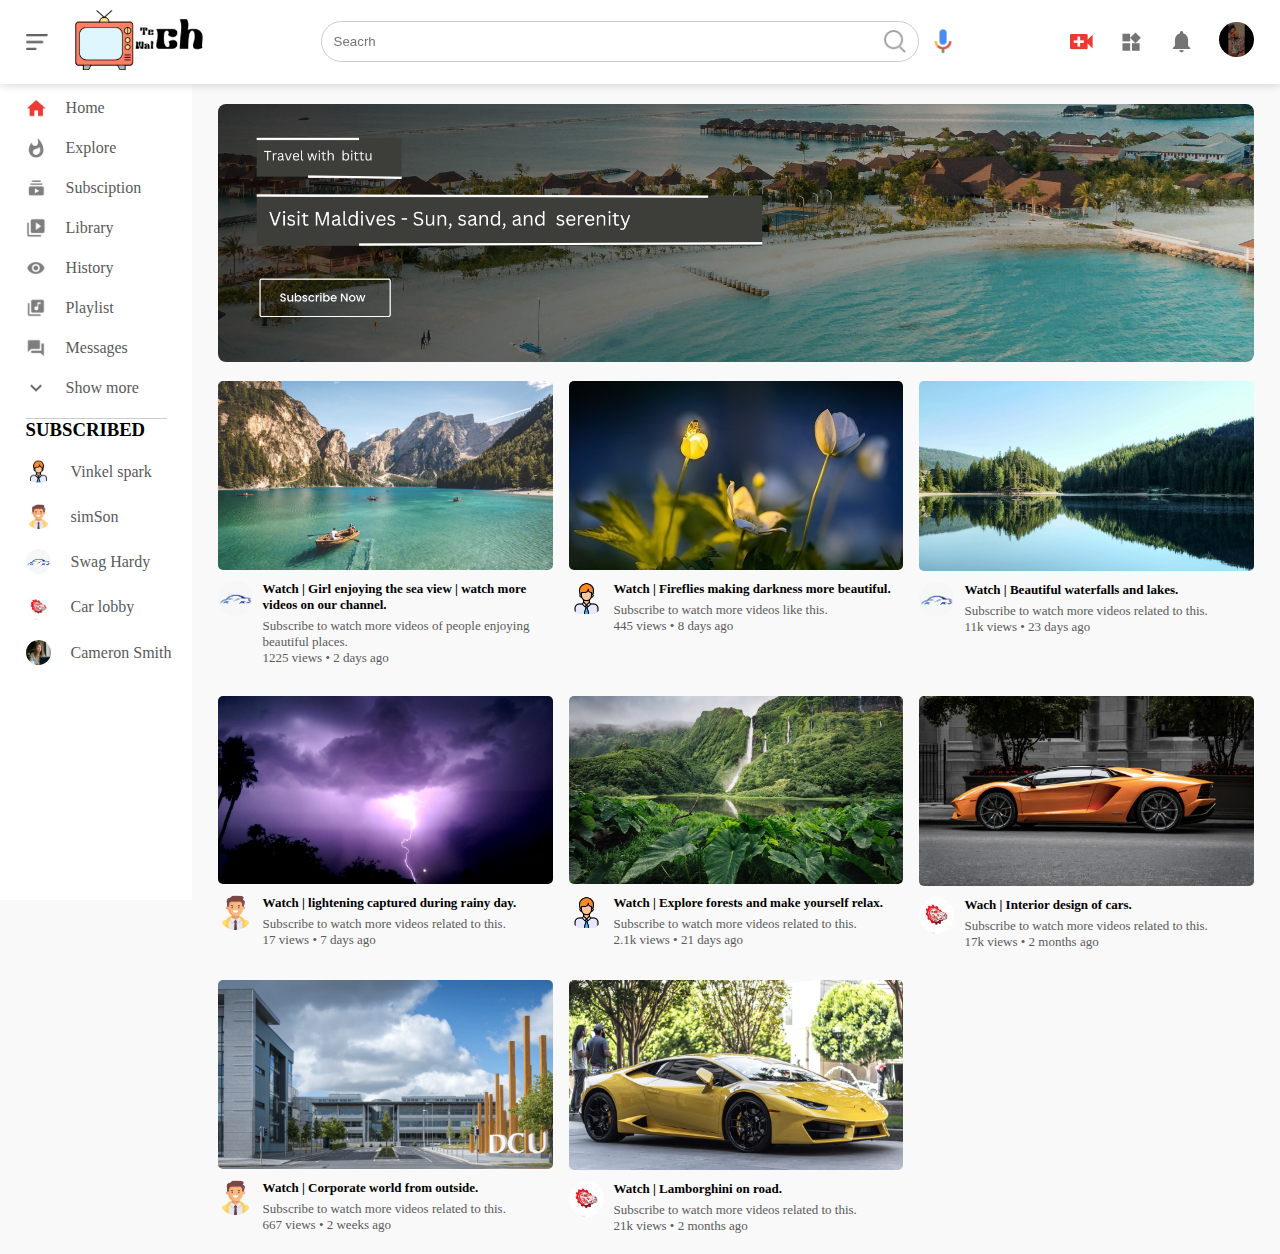
<file: index.html>
<!DOCTYPE html>
<html lang="en">
<head>
    <meta charset="UTF-8">
    <meta name="viewport" content="width=device-width, initial-scale=1.0">
    <title>Tech Watch</title>
    <link rel="stylesheet" href="style.css">
    </head>
<body>
    

    <nav class="flex-div">
        <div class="nav-left flex-div">
            <img src="images/menu.png" class="menu-icon">
            <a href="index.html"><img src="images/logo6.png" class="logo"></a>
            
        </div>
        <div class="nav-middle flex-div">
            <div class="search-box flex-div">
                <input type="text" placeholder="Seacrh">
                <img src="images/search.png">
            </div>
            <img src="images/voice-search.png" class="mic-icon">
        </div>
        <div class="nav-right flex-div">
            <img src="images/upload.png">
            <img src="images/more.png">
            <img src="images/notification.png">
            <a href="login.html"><img src="images/me.jpg" class="user-icon"></a>
            
        </div>
    </nav>

    <!-- ---------------sidebar--------------- -->

     <div class="sidebar">
        <div class="shortcut-links">
            <br>
            <a href=""><img src="images/home.png"><p>Home</p></a>
            <a href=""><img src="images/explore.png"><p>Explore</p></a>
            <a href=""><img src="images/subscriprion.png"><p>Subsciption</p></a>
            <a href=""><img src="images/library.png"><p>Library</p></a>
            <a href=""><img src="images/history.png"><p>History</p></a>
            <a href=""><img src="images/playlist.png"><p>Playlist</p></a>
            <a href=""><img src="images/messages.png"><p>Messages</p></a>
            <a href=""><img src="images/show-more.png"><p>Show more</p></a>
            <hr>
        </div>
        <div class="subscribed-list">
            <h3>SUBSCRIBED</h3><br>
            <a href="subscribed-vid.html"><img src="images/prsn1.png"><p>Vinkel spark</p></a>
            <a href="subscribed-vid.html"><img src="images/prsn2.png"><p>simSon</p></a>
            <a href="subscribed-vid.html"><img src="images/prsn3.png"><p>Swag Hardy</p></a>
            <a href="subscribed-vid.html"><img src="images/prsn4.jpg"><p>Car lobby</p></a>
            <a href="subscribed-vid.html"><img src="images/cameron.png"><p>Cameron Smith</p></a>
        </div>
     </div>

    <!--   ----------main-----------   -->

<div class="container">
    <div class="banner">
        <img src="images/banner2.png">
    </div>
    <div class="list-container">
        <div class="vid-list">
            <a href="play-video.html"> <img src="images/thumbnail1.png" class="thumbnail"></a>
           <div class="flex-div">
                <img src="images/prsn3.png">
                <div class="vid-info">
                    <a href="play-video.html">Watch | Girl enjoying the sea view | watch more videos on our channel.</a>
                    <p>Subscribe to watch more videos of people enjoying beautiful places.</p>
                     <p>1225 views &bull; 2 days ago</p>
                </div>
            </div>
        </div>
        <div class="vid-list">
            <a href="play-video2.html"> <img src="images/jugnu.jpeg" class="thumbnail"></a>
           <div class="flex-div">
                <img src="images/prsn1.png">
                <div class="vid-info">
                    <a href="play-video2.html">Watch | Fireflies making darkness more beautiful.</a>
                    <p>Subscribe to watch more videos like this.</p>
                    <p>445 views &bull; 8 days ago</p>
                </div>
            </div>
        </div>
        <div class="vid-list">
            <a href="play-video3.html"> <img src="images/lake.jpg" class="thumbnail"></a>
           <div class="flex-div">
                <img src="images/prsn3.png">
                <div class="vid-info">
                    <a href="play-video3.html">Watch | Beautiful waterfalls and lakes.</a>
                    <p>Subscribe to watch more videos related to this.</p>
                    <p>11k views &bull; 23 days ago</p>
                </div>
            </div>
        </div>
        <div class="vid-list">
            <a href="play-video4.html"> <img src="images/lightening.png" class="thumbnail"></a>
           <div class="flex-div">
                <img src="images/prsn2.png">
                <div class="vid-info">
                    <a href="play-video4.html">Watch | lightening captured during rainy day.</a>
                    <p>Subscribe to watch more videos related to this.</p>
                    <p>17 views &bull; 7 days ago</p>
                </div>
            </div>
        </div>
        <div class="vid-list">
            <a href="play-video5.html"> <img src="images/nature.jpg" class="thumbnail"></a>
           <div class="flex-div">
                <img src="images/prsn1.png">
                <div class="vid-info">
                    <a href="play-video5.html">Watch | Explore forests and make yourself relax.</a>
                    <p>Subscribe to watch more videos related to this.</p>
                    <p>2.1k views &bull; 21 days ago</p>
                </div>
            </div>
        </div>
        <div class="vid-list">
            <a href="play-video6.html"> <img src="images/thumbnail6.png" class="thumbnail"></a>
           <div class="flex-div">
                <img src="images/prsn4.jpg">
                <div class="vid-info">
                    <a href="play-video6.html">Wach | Interior design of cars.</a>
                    <p>Subscribe to watch more videos related to this.</p>
                    <p>17k views &bull; 2 months ago</p>
                </div>
            </div>
        </div>
        <div class="vid-list">
            <a href="play-video7.html"> <img src="images/thumbnail7.png" class="thumbnail"></a>
           <div class="flex-div">
                <img src="images/prsn2.png">
                <div class="vid-info">
                    <a href="play-video7.html">Watch | Corporate world from outside.</a>
                    <p>Subscribe to watch more videos related to this.</p>
                    <p>667 views &bull; 2 weeks ago</p>
                </div>
            </div>
        </div>
        <div class="vid-list">
            <a href="play-video8.html"> <img src="images/thumbnail8.png" class="thumbnail"></a>
           <div class="flex-div">
                <img src="images/prsn4.jpg">
                <div class="vid-info">
                    <a href="play-video8.html">Watch | Lamborghini on road.</a>
                    <p>Subscribe to watch more videos related to this.</p>
                    <p>21k views &bull; 2 months ago</p>
                </div>
            </div>
        </div>
    </div>
</div>
<script src="script.js"></script>
</body>
</html>
</file>
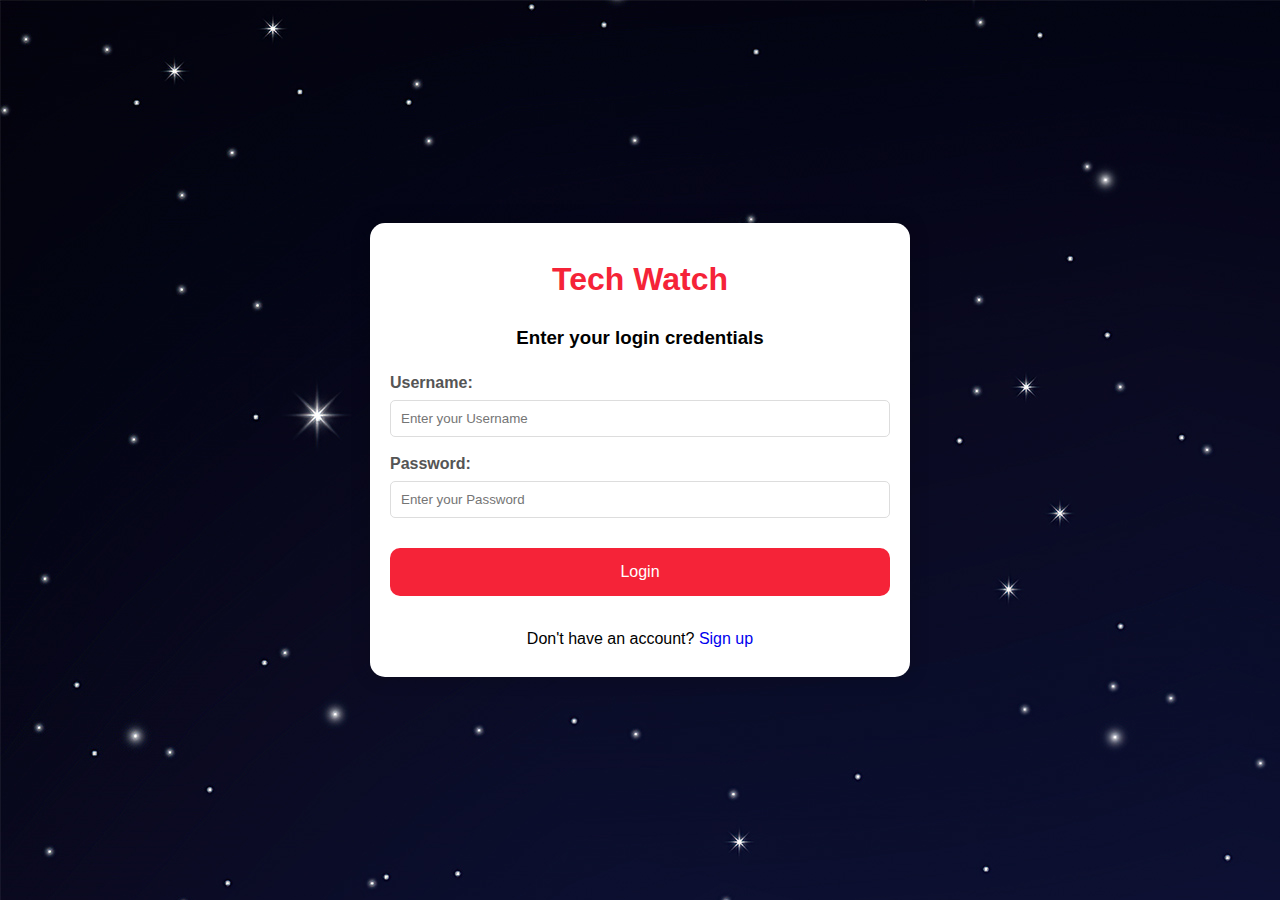
<file: login.html>
<!DOCTYPE html>
<html>

<head>
      <title>HTML Login Form</title>
      <link rel="stylesheet" href="login.css">
</head>

<body>
      <div class="main">
            <h1>Tech Watch</h1>
            <h3>Enter your login credentials</h3>
            <form action="">
                  <label for="first">
                        Username:
                  </label>
                  <input type="text" 
                         id="first" 
                         name="first" 
                         placeholder="Enter your Username" required>

                  <label for="password">
                        Password:
                  </label>
                  <input type="password"
                         id="password" 
                         name="password"
                         placeholder="Enter your Password" required>

                  <div class="wrap">
                        <button type="submit"
                                onclick="solve()">
                              Login
                        </button>
                  </div>
            </form>
            <p>Don't have an account?
                  <a href="signup.html"
                     style="text-decoration: none;">
                        Sign up
                  </a>
            </p>
      </div>
</body>

</html>
</file>
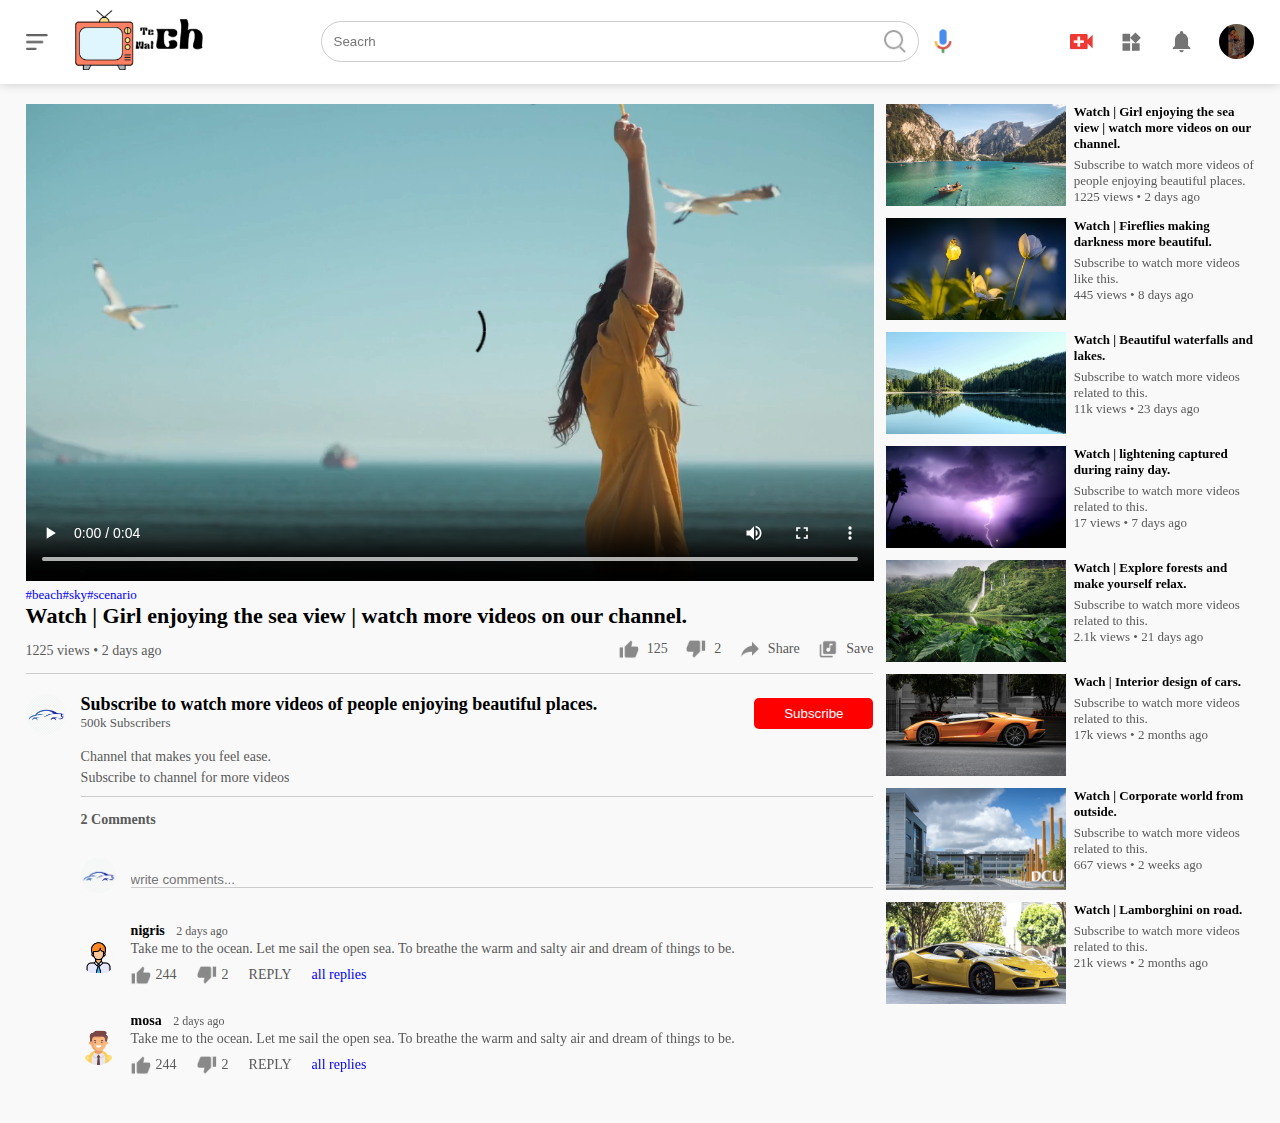
<file: play-video.html>
<!DOCTYPE html>
<html lang="en">
<head>
    <meta charset="UTF-8">
    <meta name="viewport" content="width=device-width, initial-scale=1.0">
    <title>Play Video </title>
    <link rel="stylesheet" href="style.css">
</head>
<body>
    <nav class="flex-div">
        <div class="nav-left flex-div">
            <img src="images/menu.png" class="menu-icon">
            <a href="index.html"><img src="images/logo6.png" class="logo"></a>
        </div>
        <div class="nav-middle flex-div">
            <div class="search-box flex-div">
                <input type="text" placeholder="Seacrh">
                <img src="images/search.png">
            </div>
            <img src="images/voice-search.png" class="mic-icon">
        </div>
        <div class="nav-right flex-div">
            <img src="images/upload.png">
            <img src="images/more.png">
            <img src="images/notification.png">
            <img src="images/me.jpg" class="user-icon">
        </div>
    </nav>
<div class="container play-container">
    <div class="row">
        <div class="play-video">
            <video controls autoplay>
                <source src="images/video.mp4" type="video/mp4">
            </video>

            <div class="tags">
                <a href="">#beach</a><a href="">#sky</a><a href="">#scenario</a>
            </div>
            <h3>Watch | Girl enjoying the sea view | watch more videos on our channel.</h3>
            <div class="play-video-info">
                <p>1225 views &bull; 2 days ago</p>
                <div>
                    <a href=""><img src="images/like.png">125</a>
                    <a href=""><img src="images/dislike.png">2</a>
                    <a href=""><img src="images/share.png">Share</a>
                    <a href=""><img src="images/save.png">Save</a>
                </div>
            </div>
            <hr>
            <div class="publisher">
                <img src="images/prsn3.png">
                <div>
                    <p>Subscribe to watch more videos of people enjoying beautiful places.</p>
                    <span>500k Subscribers</span>
                </div>
                <button type="button" onclick="Subscribe('Subscribed !')">Subscribe</button>
                <script>
                    function Subscribe(msg){
                        alert(msg)
                    }
                </script>
            </div>
            <div class="vid-description">
                <p>Channel that makes you feel ease.</p>
                <p>Subscribe to channel for more videos</p>
                <hr>
                <h4>2 Comments</h4>

                <div class="add-comment">
                    <img src="images/prsn3.png">
                    <input type="text" placeholder="write comments...">
                </div>
                <div class="old-comment">
                    <img src="images/prsn1.png">
                    <div>
                        <h3>nigris <span>2 days ago</span></h3>
                        <p>Take me to the ocean. Let me sail the open sea. To breathe the warm and salty air and dream of things to be.
                        </p>
                        <div class="comment-action">
                            <img src="images/like.png">
                            <span>244</span>
                            <img src="images/dislike.png">
                            <span>2</span>
                            <span>REPLY</span>
                            <a href="">all replies</a>

                        </div>
                    </div>
                </div>
                <div class="old-comment">
                    <img src="images/prsn2.png">
                    <div>
                        <h3>mosa <span>2 days ago</span></h3>
                        <p>Take me to the ocean. Let me sail the open sea. To breathe the warm and salty air and dream of things to be.
                        </p>
                        <div class="comment-action">
                            <img src="images/like.png">
                            <span>244</span>
                            <img src="images/dislike.png">
                            <span>2</span>
                            <span>REPLY</span>
                            <a href="">all replies</a>

                        </div>
                    </div>
                </div>
            </div>

        </div>
        

        <div class="right-sidebar">

            <div class="side-video-list">
                <a href="play-video.html" class="small-thumbnail"><img src="images/thumbnail1.png"></a>
                <div class="vid-info">
                    <a href="play-video.html">Watch | Girl enjoying the sea view | watch more videos on our channel.</a>
                    <p>Subscribe to watch more videos of people enjoying beautiful places.</p>
                    <p>1225 views &bull; 2 days ago</p>
                    
                </div>
            </div>
            <div class="side-video-list">
                <a href="play-video2.html" class="small-thumbnail"><img src="images/jugnu.jpeg"></a>
                <div class="vid-info">
                    <a href="play-video2.html">Watch | Fireflies making darkness more beautiful.</a>
                    <p>Subscribe to watch more videos like this.</p>
                    <p>445 views &bull; 8 days ago</p>
                    
                </div>
            </div>
            <div class="side-video-list">
                <a href="play-video3.html" class="small-thumbnail"><img src="images/lake.jpg"></a>
                <div class="vid-info">
                    <a href="play-video3.html">Watch | Beautiful waterfalls and lakes.</a>
                    <p>Subscribe to watch more videos related to this.</p>
                    <p>11k views &bull; 23 days ago</p>
                </div>
            </div>
            <div class="side-video-list">
                <a href="play-video4.html" class="small-thumbnail"><img src="images/lightening.png"></a>
                <div class="vid-info">
                    <a href="play-video4.html">Watch | lightening captured during rainy day.</a>
                    <p>Subscribe to watch more videos related to this.</p>
                    <p>17 views &bull; 7 days ago</p>
                </div>
            </div>
            <div class="side-video-list">
                <a href="play-video5.html" class="small-thumbnail"><img src="images/nature.jpg"></a>
                <div class="vid-info">
                    <a href="play-video5.html">Watch | Explore forests and make yourself relax.</a>
                    <p>Subscribe to watch more videos related to this.</p>
                    <p>2.1k views &bull; 21 days ago</p>
                </div>
            </div>
            <div class="side-video-list">
                <a href="play-video6.html" class="small-thumbnail"><img src="images/thumbnail6.png"></a>
                <div class="vid-info">
                    <a href="play-video6.html">Wach | Interior design of cars.</a>
                    <p>Subscribe to watch more videos related to this.</p>
                    <p>17k views &bull; 2 months ago</p>
                </div>
            </div>
            <div class="side-video-list">
                <a href="play-video7.html" class="small-thumbnail"><img src="images/thumbnail7.png"></a>
                <div class="vid-info">
                    <a href="play-video7.html">Watch | Corporate world from outside.</a>
                    <p>Subscribe to watch more videos related to this.</p>
                    <p>667 views &bull; 2 weeks ago</p>
                </div>
            </div>
            <div class="side-video-list">
                <a href="play-video8.html" class="small-thumbnail"><img src="images/thumbnail8.png"></a>
                <div class="vid-info">
                    <a href="play-video8.html">Watch | Lamborghini on road.</a>
                    <p>Subscribe to watch more videos related to this.</p>
                    <p>21k views &bull; 2 months ago</p>
                </div>
            </div>

        </div>
    </div>
</div>

</body>
</html>
</file>
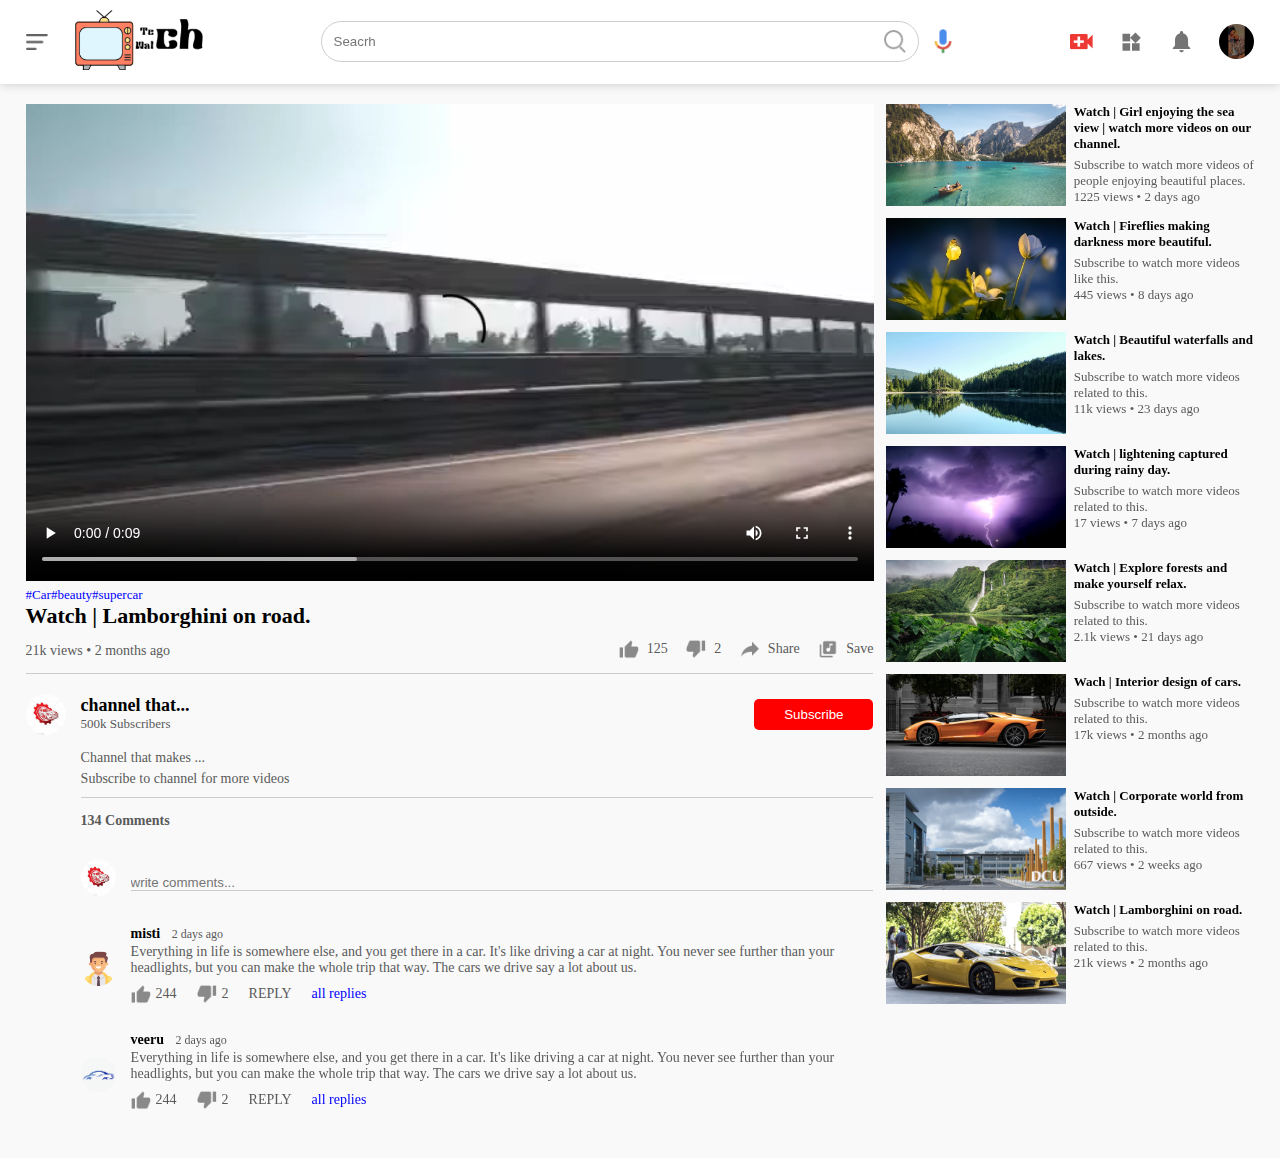
<file: play-video8.html>
<!DOCTYPE html>
<html lang="en">
<head>
    <meta charset="UTF-8">
    <meta name="viewport" content="width=device-width, initial-scale=1.0">
    <title>Play Video </title>
    <link rel="stylesheet" href="style.css">
</head>
<body>
    <nav class="flex-div">
        <div class="nav-left flex-div">
            <img src="images/menu.png" class="menu-icon">
            <a href="index.html"><img src="images/logo6.png" class="logo"></a>
        </div>
        <div class="nav-middle flex-div">
            <div class="search-box flex-div">
                <input type="text" placeholder="Seacrh">
                <img src="images/search.png">
            </div>
            <img src="images/voice-search.png" class="mic-icon">
        </div>
        <div class="nav-right flex-div">
            <img src="images/upload.png">
            <img src="images/more.png">
            <img src="images/notification.png">
            <img src="images/me.jpg" class="user-icon">
        </div>
    </nav>
<div class="container play-container">
    <div class="row">
        <div class="play-video">
            <video controls autoplay>
                <source src="images/lambo.mp4" type="video/mp4">
            </video>

            <div class="tags">
                <a href="">#Car</a><a href="">#beauty</a><a href="">#supercar</a>
            </div>
            <h3>Watch | Lamborghini on road.</h3>
            <div class="play-video-info">
                <p>21k views &bull; 2 months ago</p>
                <div>
                    <a href=""><img src="images/like.png">125</a>
                    <a href=""><img src="images/dislike.png">2</a>
                    <a href=""><img src="images/share.png">Share</a>
                    <a href=""><img src="images/save.png">Save</a>
                </div>
            </div>
            <hr>
            <div class="publisher">
                <img src="images/prsn4.jpg">
                <div>
                    <p>channel that...</p>
                    <span>500k Subscribers</span>
                </div>
                <button type="button" onclick="Subscribe('Subscribed !')">Subscribe</button>
                <script>
                    function Subscribe(msg){
                        alert(msg)
                    }
                </script>
            </div>
            <div class="vid-description">
                <p>Channel that makes ...</p>
                <p>Subscribe to channel for more videos</p>
                <hr>
                <h4>134 Comments</h4>

                <div class="add-comment">
                    <img src="images/prsn4.jpg">
                    <input type="text" placeholder="write comments...">
                </div>
                <div class="old-comment">
                    <img src="images/prsn2.png">
                    <div>
                        <h3>misti <span>2 days ago</span></h3>
                        <p>Everything in life is somewhere else, and you get there in a car. It's like driving a car at night. You never see further than your headlights, but you can make the whole trip that way. The cars we drive say a lot about us.
                        
                        </p>
                        <div class="comment-action">
                            <img src="images/like.png">
                            <span>244</span>
                            <img src="images/dislike.png">
                            <span>2</span>
                            <span>REPLY</span>
                            <a href="">all replies</a>

                        </div>
                    </div>
                </div>
                <div class="old-comment">
                    <img src="images/prsn3.png">
                    <div>
                        <h3>veeru <span>2 days ago</span></h3>
                        <p>Everything in life is somewhere else, and you get there in a car. It's like driving a car at night. You never see further than your headlights, but you can make the whole trip that way. The cars we drive say a lot about us.
                        
                        </p>
                        <div class="comment-action">
                            <img src="images/like.png">
                            <span>244</span>
                            <img src="images/dislike.png">
                            <span>2</span>
                            <span>REPLY</span>
                            <a href="">all replies</a>

                        </div>
                    </div>
                </div>
            </div>

        </div>
        

        <div class="right-sidebar">

            <div class="side-video-list">
                <a href="play-video.html" class="small-thumbnail"><img src="images/thumbnail1.png"></a>
                <div class="vid-info">
                    <a href="play-video.html">Watch | Girl enjoying the sea view | watch more videos on our channel.</a>
                    <p>Subscribe to watch more videos of people enjoying beautiful places.</p>
                    <p>1225 views &bull; 2 days ago</p>
                    
                </div>
            </div>
            <div class="side-video-list">
                <a href="play-video2.html" class="small-thumbnail"><img src="images/jugnu.jpeg"></a>
                <div class="vid-info">
                    <a href="play-video2.html">Watch | Fireflies making darkness more beautiful.</a>
                    <p>Subscribe to watch more videos like this.</p>
                    <p>445 views &bull; 8 days ago</p>
                    
                </div>
            </div>
            <div class="side-video-list">
                <a href="play-video3.html" class="small-thumbnail"><img src="images/lake.jpg"></a>
                <div class="vid-info">
                    <a href="play-video3.html">Watch | Beautiful waterfalls and lakes.</a>
                    <p>Subscribe to watch more videos related to this.</p>
                    <p>11k views &bull; 23 days ago</p>
                </div>
            </div>
            <div class="side-video-list">
                <a href="play-video4.html" class="small-thumbnail"><img src="images/lightening.png"></a>
                <div class="vid-info">
                    <a href="play-video4.html">Watch | lightening captured during rainy day.</a>
                    <p>Subscribe to watch more videos related to this.</p>
                    <p>17 views &bull; 7 days ago</p>
                </div>
            </div>
            <div class="side-video-list">
                <a href="play-video5.html" class="small-thumbnail"><img src="images/nature.jpg"></a>
                <div class="vid-info">
                    <a href="play-video5.html">Watch | Explore forests and make yourself relax.</a>
                    <p>Subscribe to watch more videos related to this.</p>
                    <p>2.1k views &bull; 21 days ago</p>
                </div>
            </div>
            <div class="side-video-list">
                <a href="play-video6.html" class="small-thumbnail"><img src="images/thumbnail6.png"></a>
                <div class="vid-info">
                    <a href="play-video6.html">Wach | Interior design of cars.</a>
                    <p>Subscribe to watch more videos related to this.</p>
                    <p>17k views &bull; 2 months ago</p>
                </div>
            </div>
            <div class="side-video-list">
                <a href="play-video7.html" class="small-thumbnail"><img src="images/thumbnail7.png"></a>
                <div class="vid-info">
                    <a href="play-video7.html">Watch | Corporate world from outside.</a>
                    <p>Subscribe to watch more videos related to this.</p>
                    <p>667 views &bull; 2 weeks ago</p>
                </div>
            </div>
            <div class="side-video-list">
                <a href="play-video8.html" class="small-thumbnail"><img src="images/thumbnail8.png"></a>
                <div class="vid-info">
                    <a href="play-video8.html">Watch | Lamborghini on road.</a>
                    <p>Subscribe to watch more videos related to this.</p>
                    <p>21k views &bull; 2 months ago</p>
                </div>
            </div>

        </div>
    </div>
</div>

</body>
</html>
</file>
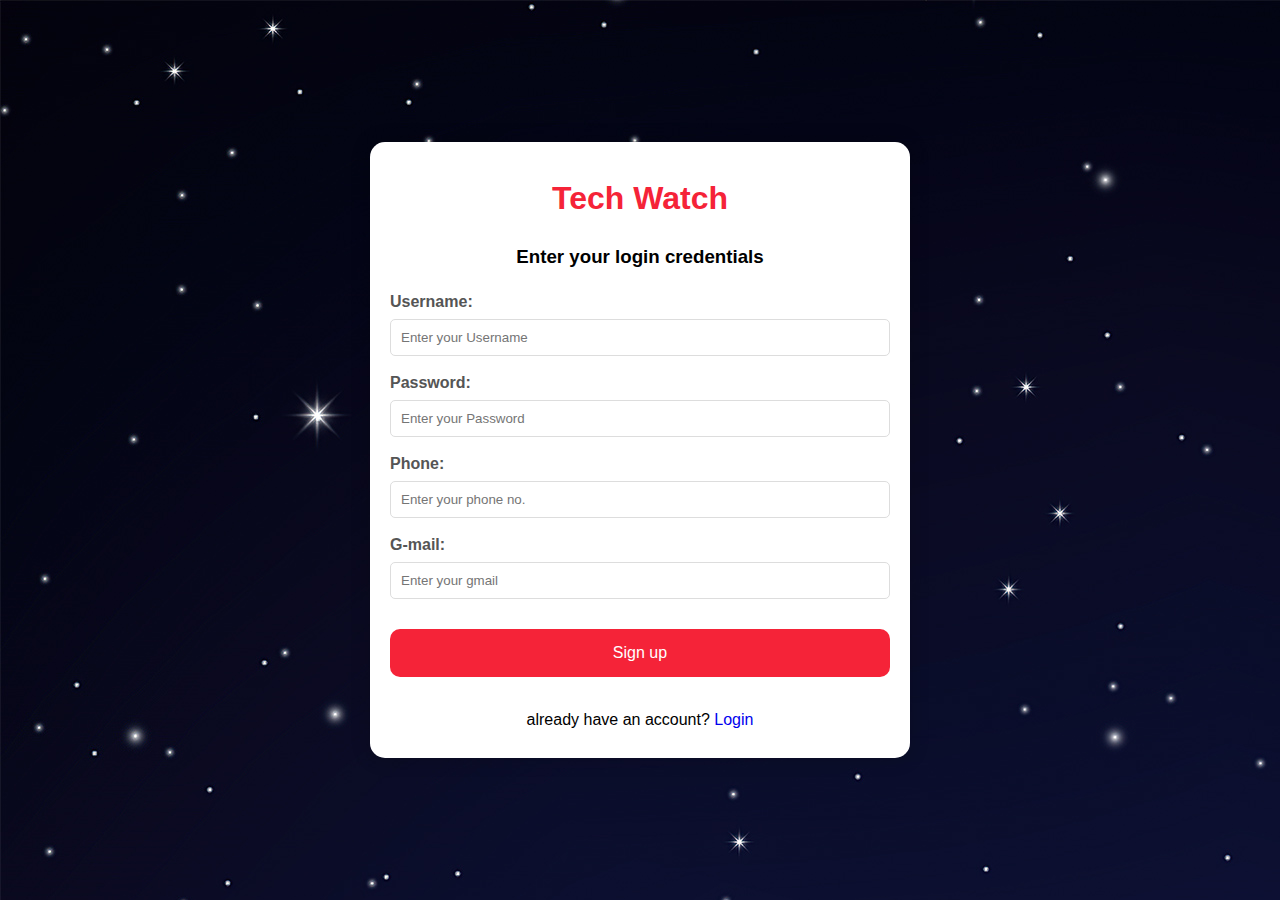
<file: signup.html>
<!DOCTYPE html>
<html>

<head>
      <title>HTML Login Form</title>
      <link rel="stylesheet" href="login.css">
</head>

<body>
      <div class="main">
            <h1>Tech Watch</h1>
            <h3>Enter your login credentials</h3>
            <form action="">
                  <label for="first">
                        Username:
                  </label>
                  <input type="text" 
                         id="first" 
                         name="first" 
                         placeholder="Enter your Username" required>

                  <label for="password">
                        Password:
                  </label>
                  <input type="password"
                         id="password" 
                         name="password"
                         placeholder="Enter your Password" required>

                  <label for="phone">
                        Phone:
                  </label>
                    <input type="text" 
                        name="phone"
                        placeholder="Enter your phone no." required>

                  <label for="gmail">
                        G-mail:
                        </label>
                        <input type="text" 
                            name="gmail"
                            placeholder="Enter your gmail" required>

                  <div class="wrap">
                        <button type="submit"
                                onclick="solve()">
                              Sign up
                        </button>
                  </div>
            </form>
            <p>already have an account?
                  <a href="login.html"
                     style="text-decoration: none;">
                        Login
                  </a>
            </p>
      </div>
</body>

</html>
</file>
<file: style.css>
*{
    margin : 0;
    padding: 0;
    font-size: 'poppins', sans-serif;
    box-sizing: border-box;
}
a{
    text-decoration: none;
    color: #5a5a5a;
}
img{
    cursor: pointer;
}
.flex-div{
    display: flex;
    align-items: center;
}
nav{
    padding: 10px 2%;
    justify-content: space-between;
    box-shadow: 0 0 10px rgba(0, 0, 0, 0.2);
    background: #fff;
    position: sticky;
    top: 0;
    z-index: 10;
}
.nav-right img{
    width: 25px;
    margin-right:25px ;
}
.nav-right .user-icon{
    width: 35px;
    border-radius: 50%;
    margin-right: 0;
}
.nav-left .menu-icon{
    width: 22px;
    margin-right: 25px;
}
.nav-left .logo{
    width: 130px;
}
.nav-middle .mic-icon{
    width: 18px;
}
.nav-middle .search-box{
    border: 1px solid #ccc;
    margin-right: 15px;
    padding: 8px 12px;
    border-radius: 25px;
}
.nav-middle .search-box input{
    width: 550px;
    border: 0;
    outline: 0;
    background: transparent;
}
.nav-middle .search-box img{
    width: 22px;
}

/*------------sidebar-----------*/

.sidebar{
    background: #fff;
    width: 15%;
    height: 100vh;
    position: fixed;
    top: 0;
    padding-left: 2%;
    padding-top: 80px;

}
.shortcut-links a img{
    width: 20px;
    margin-right: 20px;

}
.shortcut-links a{
    display: flex;
    align-items: center;
    margin-bottom: 20px;
    width: fit-content;
    flex-wrap: wrap;
}
.shortcut-links a:first-child{
    color: #ed3833;
}
.sidebar hr{
    border: 0;
    height: 1px;
    background: #ccc;
    width: 85%;
}
.subscribed-list hrP{
    font-size: 13px;
    margin: 20px 0;
    color: #5a5a5a;
}
.subscribed-list a{
    display: flex;
    align-items: center;
    margin-bottom: 20px;
    width: fit-content;
    flex-wrap: wrap;
}
.subscribed-list a img{
    width: 25px;
    border-radius: 50%;
    margin-right: 20px;
}
.small-sidebar{
    width: 5%;
}
.small-sidebar a p{
    display: none;
}
.small-sidebar h3{
    display: none;
}
.small-sidebar hr{
    width: 50%;
    margin-bottom: 25px;
}

/*---------------main--------------*/


.container{
    background: #f9f9f9;
    padding-left: 17%;
    padding-right: 2%;
    padding-top: 20px;
    padding-bottom: 20px;
}
.large-container{
    padding-left: 7%;
}
.banner img{
    width: 100%;
    border-radius: 8px;
}
.list-container{
    display: grid;
    grid-template-columns: repeat(auto-fit,minmax(250px,1fr));
    grid-column-gap: 16px;
    grid-row-gap: 30px;
    margin-top: 15px;
}
.vid-list .thumbnail{
    width: 100%;
    border-radius: 5px;
}
.vid-list .flex-div{
    align-items: flex-start;
    margin-top: 7px;
}
.vid-list .flex-div img{
    width: 35px;
    margin-right: 10px;
    border-radius: 50%;
}
.vid-info{
    color: #5a5a5a;
    font-size: 13px;
}
.vid-info a{
    color: #000;
    font-weight: 600;
    display: block;
    margin-bottom: 5px;
}

@media (max-width: 900px){
    .menu-icon{
        display: none;
    }
    .sidebar{
        display: none;
    }
    .container, .large-container{
        padding-left: 5%;
        padding-right: 5%;
    }
    .nav-right img{
        display: none;
    }
    .nav-right .user-icon{
        display: block;
        width: 30px;
    }
    .nav-middle .search-box input{
        width: 100px;
    }
    .nav-middle .mic-icon{
        display: none;
    }
    .logo{
        width: 90px;
    }
}

/* --------------------play video page----------------*/

.play-container{
    padding-left: 2%;
}
.row{
    display: flex;
    justify-content: space-between;
    flex-wrap: wrap;
}
.play-video{
    flex-basis: 69%;
}
.right-sidebar{
    flex-basis: 30%;
}
.play-video video{
    width: 100%;
}
.side-video-list{
    display: flex;
    justify-content: space-between;
    margin-bottom: 8px;
}
.side-video-list img{
    width: 100%;
}
.side-video-list .small-thumbnail{
    flex-basis: 49%;
}
.side-video-list .vid-info{
    flex-basis: 49%;
}
.play-video .tags a{
    color: #0000ff;
    font-size: 13px;
}
.play-video h3{
    font-weight: 600;
    font-size: 22px;
}
.play-video .play-video-info{
    display: flex;
    align-items: center;
    justify-content: space-between;
    flex-wrap: wrap;
    margin-top: 10px;
    font-size: 14px;
    color: #5a5a5a;
}
.play-video .play-video-info a img{
    width: 20px;
    margin-right: 8px;
}
.play-video .play-video-info a{
    display: inline-flex;
    align-items: center;
    margin-left: 15px;
}
.play-video hr{
    border: 0;
    height: 1px;
    background: #ccc;
    margin: 10px 0;
}
.publisher{
    display: flex;
    align-items: center;
    margin-top: 20px;
}
.publisher div{
    flex: 1;
    line-height: 18px;
}
.publisher img{
    width: 40px;
    border-radius: 50%;
    margin-right: 15px;
}
.publisher div p{
    color: #000;
    font-weight: 600;
    font-size: 18px;
}
.publisher div span{
    font-size: 13px;
    color: #5a5a5a;
}
.publisher button{
    background: red;
    color: #fff;
    padding: 8px 30px;
    border: 0;
    outline: 0;
    border-radius: 5px;
    cursor: pointer;
}


.vid-description{
    padding-left: 55px;
    margin: 15px 0;
}
.vid-description p{
    font-size: 14px;
    margin-bottom: 5px;
    color: #5a5a5a;
}
.vid-description h4{
    font-size: 14px;
    color: #5a5a5a;
    margin-top: 15px;
}
.add-comment{
    display: flex;
    align-items: center;
    margin: 30px 0;
}
.add-comment img{
    width: 35px;
    border-radius: 50%;
    margin-right: 15px;
}
.add-comment input{
    border: 0;
    outline: 0;
    border-bottom: 1px solid #ccc;
    width: 100%;
    padding-top: 10px;
    background: transparent;
}
.old-comment{
    display: flex;
    align-items: center;
    margin: 20px 0;
}
.old-comment img{
    width: 35px;
     border-radius: 50%;
    margin-right:15px ;
}
.old-comment h3{
    font-size: 14px;
    margin-bottom: 2px;
}
.old-comment h3 span{
    font-size: 12px;
    color: #5a5a5a;
    font-weight: 500;
    margin-left: 8px;
}
.old-comment .comment-action{
    display: flex;
    align-items: center;
    margin: 8px 0;
    font-size: 14px;
}
.old-comment .comment-action img{
    border-radius: 0;
    width: 20px;
    margin-right: 5px;
}
.old-comment .comment-action span{
    margin-right: 20px;
    color: #5a5a5a;
}
.old-comment .comment-action a{
    color: #0000ff;

}



  

  


@media (max-width:900px){
    .play-video{
        flex-basis: 100%;
    }
    .right-sidebar{
        flex-basis: 100%;
    }
    .play-container{
        padding-left: 5%;
    }
    .vid-description{
        padding-left: 0;
    }
    .play-video .play-video-info a{
        margin-left: 0;
        margin-right: 15px;
        margin-top: 15px;
    }
}
</file>
<file: login.css>
/*style.css*/
body {
    display: flex;
    align-items: center;
    justify-content: center;
    font-family: sans-serif;
    line-height: 1.5;
    min-height: 100vh;
    background: #f3f3f3;
    flex-direction: column;
    margin: 0;
}

.main {
    background-color: #fff;
    border-radius: 15px;
    box-shadow: 0 0 20px rgba(0, 0, 0, 0.2);
    padding: 10px 20px;
    transition: transform 0.2s;
    width: 500px;
    text-align: center;
}

h1 {
    color: #f52338;
}

label {
    display: block;
    width: 100%;
    margin-top: 10px;
    margin-bottom: 5px;
    text-align: left;
    color: #555;
    font-weight: bold;
}


input {
    display: block;
    width: 100%;
    margin-bottom: 15px;
    padding: 10px;
    box-sizing: border-box;
    border: 1px solid #ddd;
    border-radius: 5px;
}

button {
    padding: 15px;
    border-radius: 10px;
    margin-top: 15px;
    margin-bottom: 15px;
    border: none;
    color: white;
    cursor: pointer;
    background-color: #f52338;
    width: 100%;
    font-size: 16px;
}

.wrap {
    display: flex;
    justify-content: center;
    align-items: center;
}
body{
    background-image: url(images/bck1.jpg);
    background-repeat: no-repeat;
    
}
</file>
